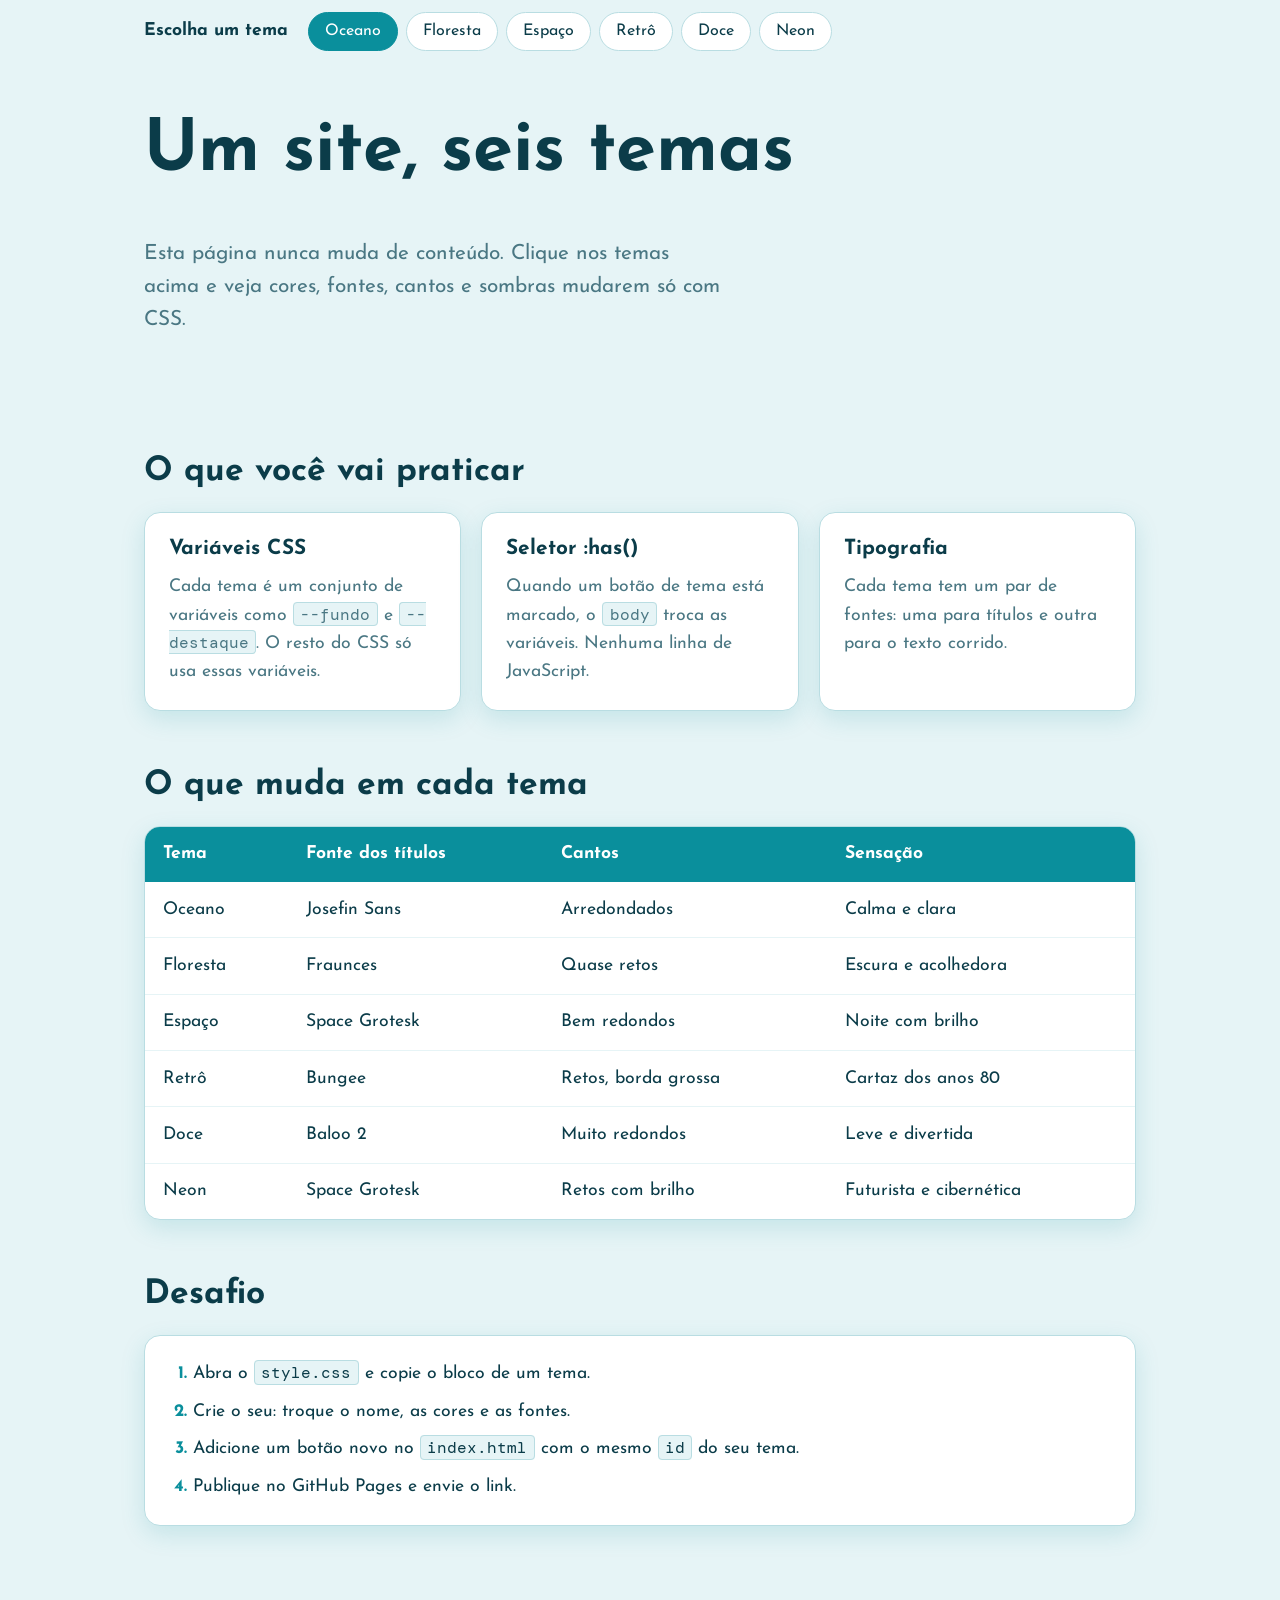
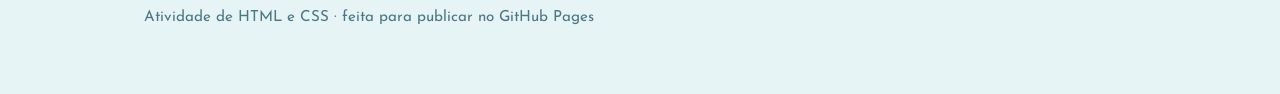
<file: index.html>
<!DOCTYPE html>
<html lang="pt-BR">
<head>
  <meta charset="UTF-8">
  <meta name="viewport" content="width=device-width, initial-scale=1">
  <title>Um site, seis temas</title>
  <meta name="description" content="Atividade de HTML e CSS: a mesma página com seis temas diferentes, trocados só com CSS.">
  <link rel="preconnect" href="https://fonts.googleapis.com">
  <link rel="preconnect" href="https://fonts.gstatic.com" crossorigin>
  <link href="https://fonts.googleapis.com/css2?family=Josefin+Sans:wght@400;700&family=Fraunces:opsz,wght@9..144,400;9..144,800&family=Space+Grotesk:wght@400;700&family=Bungee&family=DM+Mono:wght@400;500&family=Baloo+2:wght@400;700;800&display=swap" rel="stylesheet">
  <link rel="stylesheet" href="style2.css">
</head>
<body>

  <!-- Os botões de rádio ficam no topo do body para o CSS enxergar qual está marcado -->
  <header class="topo">
    <fieldset class="seletor">
      <legend>Escolha um tema</legend>
      <input type="radio" name="tema" id="t-oceano" checked>
      <label for="t-oceano">Oceano</label>
      <input type="radio" name="tema" id="t-floresta">
      <label for="t-floresta">Floresta</label>
      <input type="radio" name="tema" id="t-espaco">
      <label for="t-espaco">Espaço</label>
      <input type="radio" name="tema" id="t-retro">
      <label for="t-retro">Retrô</label>
      <input type="radio" name="tema" id="t-doce">
      <label for="t-doce">Doce</label>
      <input type="radio" name="tema" id="t-neon">
      <label for="t-neon">Neon</label>
    </fieldset>
  </header>

  <main>
    <section class="hero">
      <h1>Um site, seis temas</h1>
      <p class="lead">Esta página nunca muda de conteúdo. Clique nos temas acima e veja cores, fontes, cantos e sombras mudarem só com CSS.</p>
    </section>

    <section class="cartoes" aria-labelledby="titulo-cartoes">
      <h2 id="titulo-cartoes">O que você vai praticar</h2>
      <article class="cartao">
        <h3>Variáveis CSS</h3>
        <p>Cada tema é um conjunto de variáveis como <code>--fundo</code> e <code>--destaque</code>. O resto do CSS só usa essas variáveis.</p>
      </article>
      <article class="cartao">
        <h3>Seletor :has()</h3>
        <p>Quando um botão de tema está marcado, o <code>body</code> troca as variáveis. Nenhuma linha de JavaScript.</p>
      </article>
      <article class="cartao">
        <h3>Tipografia</h3>
        <p>Cada tema tem um par de fontes: uma para títulos e outra para o texto corrido.</p>
      </article>
    </section>

    <section class="tabela-area" aria-labelledby="titulo-tabela">
      <h2 id="titulo-tabela">O que muda em cada tema</h2>
      <div class="rolagem">
        <table>
          <thead>
            <tr><th>Tema</th><th>Fonte dos títulos</th><th>Cantos</th><th>Sensação</th></tr>
          </thead>
          <tbody>
            <tr><td>Oceano</td><td>Josefin Sans</td><td>Arredondados</td><td>Calma e clara</td></tr>
            <tr><td>Floresta</td><td>Fraunces</td><td>Quase retos</td><td>Escura e acolhedora</td></tr>
            <tr><td>Espaço</td><td>Space Grotesk</td><td>Bem redondos</td><td>Noite com brilho</td></tr>
            <tr><td>Retrô</td><td>Bungee</td><td>Retos, borda grossa</td><td>Cartaz dos anos 80</td></tr>
            <tr><td>Doce</td><td>Baloo 2</td><td>Muito redondos</td><td>Leve e divertida</td></tr>
            <tr><td>Neon</td><td>Space Grotesk</td><td>Retos com brilho</td><td>Futurista e cibernética</td></tr>
          </tbody>
        </table>
      </div>
    </section>

    <section class="desafio" aria-labelledby="titulo-desafio">
      <h2 id="titulo-desafio">Desafio</h2>
      <ol>
        <li>Abra o <code>style.css</code> e copie o bloco de um tema.</li>
        <li>Crie o seu: troque o nome, as cores e as fontes.</li>
        <li>Adicione um botão novo no <code>index.html</code> com o mesmo <code>id</code> do seu tema.</li>
        <li>Publique no GitHub Pages e envie o link.</li>
      </ol>
    </section>
  </main>

  <footer class="rodape">
    <p>Atividade de HTML e CSS · feita para publicar no GitHub Pages</p>
  </footer>

</body>
</html>
</file>
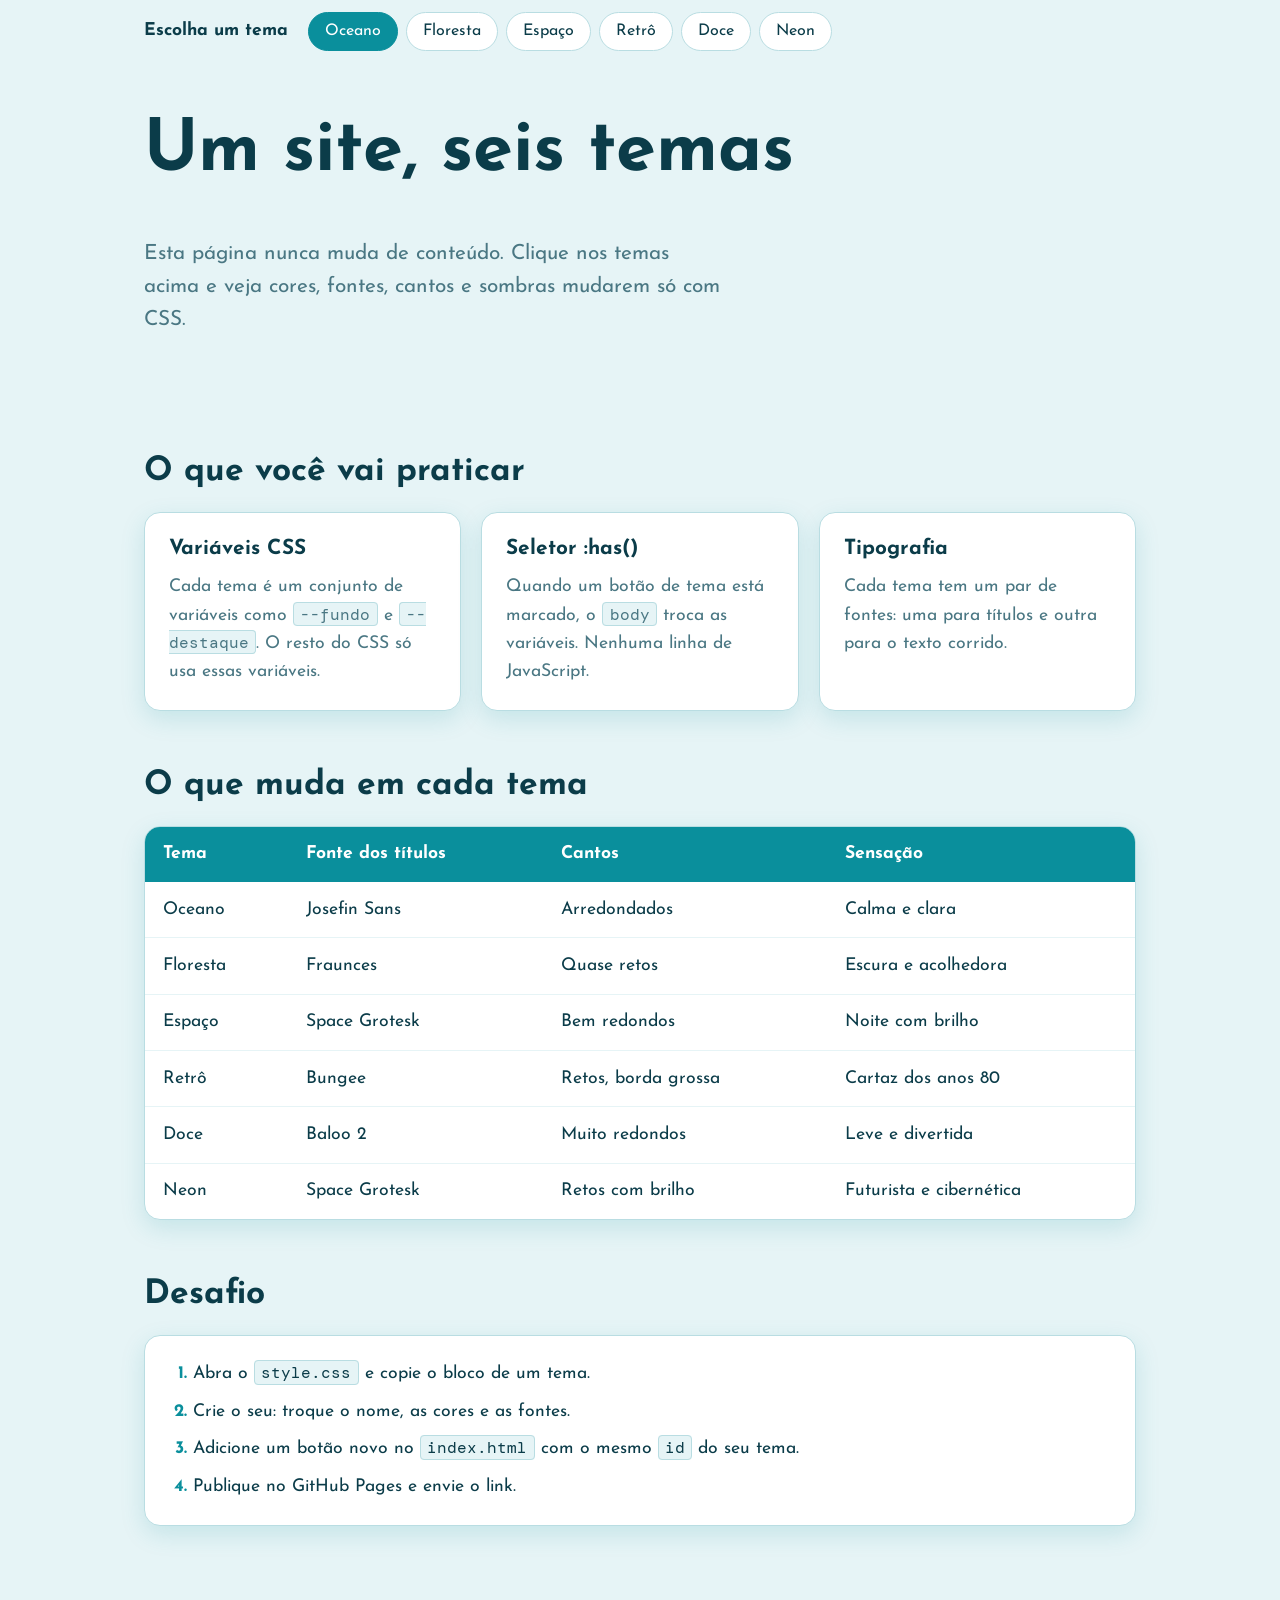
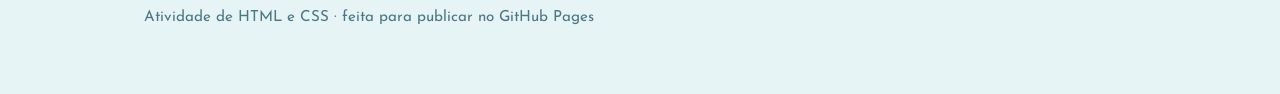
<file: index3.html>
<!DOCTYPE html>
<html lang="pt-BR">
<head>
  <meta charset="UTF-8">
  <meta name="viewport" content="width=device-width, initial-scale=1">
  <title>Um site, seis temas</title>
  <meta name="description" content="Atividade de HTML e CSS: a mesma página com seis temas diferentes, trocados só com CSS.">
  <link rel="preconnect" href="https://fonts.googleapis.com">
  <link rel="preconnect" href="https://fonts.gstatic.com" crossorigin>
  <link href="https://fonts.googleapis.com/css2?family=Josefin+Sans:wght@400;700&family=Fraunces:opsz,wght@9..144,400;9..144,800&family=Space+Grotesk:wght@400;700&family=Bungee&family=DM+Mono:wght@400;500&family=Baloo+2:wght@400;700;800&display=swap" rel="stylesheet">
  <link rel="stylesheet" href="style2.css">
</head>
<body>

  <!-- Os botões de rádio ficam no topo do body para o CSS enxergar qual está marcado -->
  <header class="topo">
    <fieldset class="seletor">
      <legend>Escolha um tema</legend>
      <input type="radio" name="tema" id="t-oceano" checked>
      <label for="t-oceano">Oceano</label>
      <input type="radio" name="tema" id="t-floresta">
      <label for="t-floresta">Floresta</label>
      <input type="radio" name="tema" id="t-espaco">
      <label for="t-espaco">Espaço</label>
      <input type="radio" name="tema" id="t-retro">
      <label for="t-retro">Retrô</label>
      <input type="radio" name="tema" id="t-doce">
      <label for="t-doce">Doce</label>
      <input type="radio" name="tema" id="t-neon">
      <label for="t-neon">Neon</label>
    </fieldset>
  </header>

  <main>
    <section class="hero">
      <h1>Um site, seis temas</h1>
      <p class="lead">Esta página nunca muda de conteúdo. Clique nos temas acima e veja cores, fontes, cantos e sombras mudarem só com CSS.</p>
    </section>

    <section class="cartoes" aria-labelledby="titulo-cartoes">
      <h2 id="titulo-cartoes">O que você vai praticar</h2>
      <article class="cartao">
        <h3>Variáveis CSS</h3>
        <p>Cada tema é um conjunto de variáveis como <code>--fundo</code> e <code>--destaque</code>. O resto do CSS só usa essas variáveis.</p>
      </article>
      <article class="cartao">
        <h3>Seletor :has()</h3>
        <p>Quando um botão de tema está marcado, o <code>body</code> troca as variáveis. Nenhuma linha de JavaScript.</p>
      </article>
      <article class="cartao">
        <h3>Tipografia</h3>
        <p>Cada tema tem um par de fontes: uma para títulos e outra para o texto corrido.</p>
      </article>
    </section>

    <section class="tabela-area" aria-labelledby="titulo-tabela">
      <h2 id="titulo-tabela">O que muda em cada tema</h2>
      <div class="rolagem">
        <table>
          <thead>
            <tr><th>Tema</th><th>Fonte dos títulos</th><th>Cantos</th><th>Sensação</th></tr>
          </thead>
          <tbody>
            <tr><td>Oceano</td><td>Josefin Sans</td><td>Arredondados</td><td>Calma e clara</td></tr>
            <tr><td>Floresta</td><td>Fraunces</td><td>Quase retos</td><td>Escura e acolhedora</td></tr>
            <tr><td>Espaço</td><td>Space Grotesk</td><td>Bem redondos</td><td>Noite com brilho</td></tr>
            <tr><td>Retrô</td><td>Bungee</td><td>Retos, borda grossa</td><td>Cartaz dos anos 80</td></tr>
            <tr><td>Doce</td><td>Baloo 2</td><td>Muito redondos</td><td>Leve e divertida</td></tr>
            <tr><td>Neon</td><td>Space Grotesk</td><td>Retos com brilho</td><td>Futurista e cibernética</td></tr>
          </tbody>
        </table>
      </div>
    </section>

    <section class="desafio" aria-labelledby="titulo-desafio">
      <h2 id="titulo-desafio">Desafio</h2>
      <ol>
        <li>Abra o <code>style.css</code> e copie o bloco de um tema.</li>
        <li>Crie o seu: troque o nome, as cores e as fontes.</li>
        <li>Adicione um botão novo no <code>index.html</code> com o mesmo <code>id</code> do seu tema.</li>
        <li>Publique no GitHub Pages e envie o link.</li>
      </ol>
    </section>
  </main>

  <footer class="rodape">
    <p>Atividade de HTML e CSS · feita para publicar no GitHub Pages</p>
  </footer>

</body>
</html>
</file>
<file: style2.css>
/* ============================================================
   TEMAS
   Cada tema é só um grupo de variáveis. Para criar o seu,
   copie um bloco, mude o id e os valores.
   ============================================================ */

/* Tema padrão (Oceano) — vale quando nada estiver marcado */
body,
body:has(#t-oceano:checked) {
  --fundo: #e6f4f6;
  --superficie: #ffffff;
  --texto: #0b3c49;
  --suave: #4a7783;
  --destaque: #0a8f9c;
  --sobre-destaque: #ffffff;
  --borda: 1px solid #b9dde2;
  --raio: 16px;
  --sombra: 0 8px 24px rgba(10, 143, 156, .15);
  --fonte-titulo: "Josefin Sans", "Trebuchet MS", sans-serif;
  --fonte-texto: "Josefin Sans", "Trebuchet MS", sans-serif;
  --peso-titulo: 700;
}

body:has(#t-floresta:checked) {
  --fundo: #1c2619;
  --superficie: #273523;
  --texto: #eef2e2;
  --suave: #aebb9a;
  --destaque: #c9e265;
  --sobre-destaque: #1c2619;
  --borda: 1px solid #3f5239;
  --raio: 4px;
  --sombra: none;
  --fonte-titulo: "Fraunces", Georgia, serif;
  --fonte-texto: Georgia, "Times New Roman", serif;
  --peso-titulo: 800;
}

body:has(#t-espaco:checked) {
  --fundo: #0d0b24;
  --superficie: #17143a;
  --texto: #e8e6ff;
  --suave: #9d98d6;
  --destaque: #ff6fb5;
  --sobre-destaque: #0d0b24;
  --borda: 1px solid #332d7a;
  --raio: 24px;
  --sombra: 0 0 28px rgba(255, 111, 181, .28);
  --fonte-titulo: "Space Grotesk", "Segoe UI", sans-serif;
  --fonte-texto: "Space Grotesk", "Segoe UI", sans-serif;
  --peso-titulo: 700;
}

body:has(#t-retro:checked) {
  --fundo: #ffe14d;
  --superficie: #ffffff;
  --texto: #14141f;
  --suave: #3a3a4d;
  --destaque: #2b4bff;
  --sobre-destaque: #ffffff;
  --borda: 3px solid #14141f;
  --raio: 0;
  --sombra: 6px 6px 0 #14141f;
  --fonte-titulo: "Bungee", Impact, sans-serif;
  --fonte-texto: "DM Mono", "Courier New", monospace;
  --peso-titulo: 400;
}

body:has(#t-doce:checked) {
  --fundo: #ffe3ef;
  --superficie: #ffffff;
  --texto: #5a1f3d;
  --suave: #96557a;
  --destaque: #e8408f;
  --sobre-destaque: #ffffff;
  --borda: 2px dashed #ffb3d3;
  --raio: 28px;
  --sombra: 0 10px 0 #ffc2dc;
  --fonte-titulo: "Baloo 2", "Comic Sans MS", cursive;
  --fonte-texto: "Baloo 2", "Comic Sans MS", cursive;
  --peso-titulo: 800;
}

body:has(#t-neon:checked) {
  --fundo: #050508;
  --superficie: #0e0d16;
  --texto: #f1f0ff;
  --suave: #9d9bb9;
  --destaque: #00ffcc;
  --sobre-destaque: #050508;
  --borda: 2px solid #00ffcc;
  --raio: 8px;
  --sombra: 0 0 20px rgba(0, 255, 204, 0.4);
  --fonte-titulo: "Space Grotesk", "Segoe UI", sans-serif;
  --fonte-texto: "DM Mono", "Courier New", monospace;
  --peso-titulo: 700;
}

/* ============================================================
   BASE
   ============================================================ */
*,
*::before,
*::after { box-sizing: border-box; }

body {
  margin: 0;
  background: var(--fundo);
  color: var(--texto);
  font-family: var(--fonte-texto);
  font-size: 1.1rem;
  line-height: 1.6;
  transition: background-color .3s, color .3s;
}

h1, h2, h3 {
  font-family: var(--fonte-titulo);
  font-weight: var(--peso-titulo);
  line-height: 1.15;
  margin: 0 0 .6em;
}

h1 { font-size: clamp(2.4rem, 8vw, 4.5rem); }
h2 { font-size: clamp(1.5rem, 4vw, 2.1rem); }
h3 { font-size: 1.3rem; }

p { margin: 0 0 1em; }

code {
  font-family: "DM Mono", Consolas, monospace;
  font-size: .9em;
  background: var(--fundo);
  border: var(--borda);
  border-width: 1px;
  border-radius: calc(var(--raio) / 4);
  padding: .05em .4em;
}

main,
.topo,
.rodape {
  width: min(100% - 2rem, 62rem);
  margin-inline: auto;
}

/* ============================================================
   SELETOR DE TEMAS
   ============================================================ */
.topo {
  position: sticky;
  top: 0;
  z-index: 10;
  padding: .75rem 0;
  background: var(--fundo);
}

.seletor {
  display: flex;
  flex-wrap: wrap;
  align-items: center;
  gap: .5rem;
  margin: 0;
  padding: 0;
  border: 0;
}

.seletor legend {
  float: left;
  margin-right: .75rem;
  padding: 0;
  font-weight: 700;
}

/* esconde o botão de rádio, mas deixa o teclado funcionar */
.seletor input {
  position: absolute;
  opacity: 0;
  pointer-events: none;
}

.seletor label {
  cursor: pointer;
  padding: .35rem 1rem;
  background: var(--superficie);
  color: var(--texto);
  border: var(--borda);
  border-radius: calc(var(--raio) * 2);
  font-family: var(--fonte-titulo);
  font-size: 1rem;
  transition: background-color .2s, color .2s;
}

.seletor label:hover { border-color: var(--destaque); }

.seletor input:checked + label {
  background: var(--destaque);
  color: var(--sobre-destaque);
  border-color: var(--destaque);
}

.seletor input:focus-visible + label {
  outline: 3px solid var(--destaque);
  outline-offset: 3px;
}

/* ============================================================
   SEÇÕES
   ============================================================ */
.hero {
  padding: 3rem 0 2.5rem;
}

.lead {
  max-width: 36rem;
  font-size: 1.3rem;
  color: var(--suave);
}

main > section { margin-bottom: 3.5rem; }

.cartoes {
  display: grid;
  grid-template-columns: repeat(auto-fit, minmax(15rem, 1fr));
  gap: 1.25rem;
}

.cartoes > h2 { grid-column: 1 / -1; margin-bottom: 0; }

.cartao {
  padding: 1.5rem;
  background: var(--superficie);
  border: var(--borda);
  border-radius: var(--raio);
  box-shadow: var(--sombra);
}

.cartao p { margin: 0; color: var(--suave); }

/* Tabela */
.rolagem {
  overflow-x: auto;
  background: var(--superficie);
  border: var(--borda);
  border-radius: var(--raio);
  box-shadow: var(--sombra);
}

table {
  width: 100%;
  min-width: 34rem;
  border-collapse: collapse;
  text-align: left;
}

th, td { padding: .85rem 1.1rem; }

th {
  background: var(--destaque);
  color: var(--sobre-destaque);
  font-family: var(--fonte-titulo);
  font-weight: var(--peso-titulo);
}

tbody tr + tr td { border-top: 1px solid var(--fundo); }

/* Desafio */
.desafio ol {
  margin: 0;
  padding: 1.5rem 1.5rem 1.5rem 3rem;
  background: var(--superficie);
  border: var(--borda);
  border-radius: var(--raio);
  box-shadow: var(--sombra);
}

.desafio li + li { margin-top: .6rem; }
.desafio li::marker { color: var(--destaque); font-weight: 700; }

/* Rodapé */
.rodape {
  padding: 1.5rem 0 3rem;
  color: var(--suave);
  font-size: .95rem;
}

/* Respeita quem prefere menos movimento */
@media (prefers-reduced-motion: reduce) {
  * { transition: none !important; }
}
</file>
